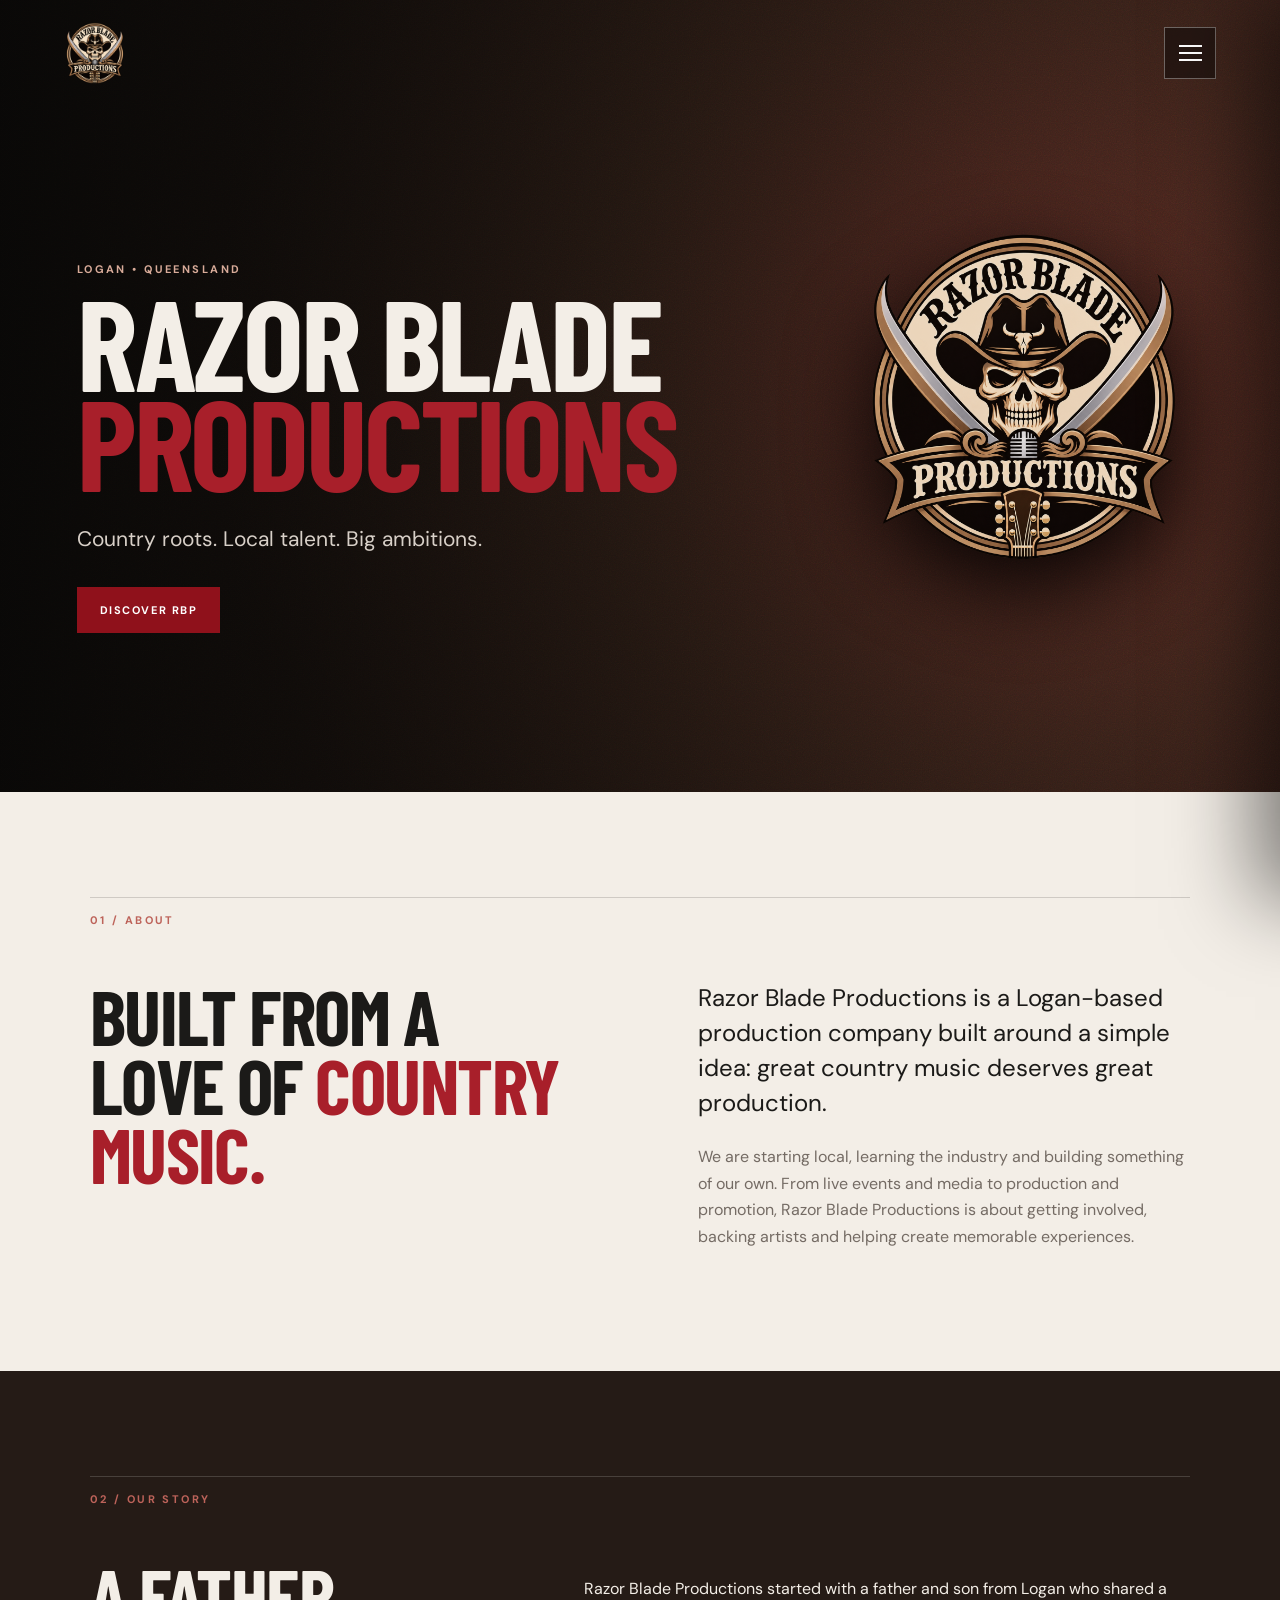
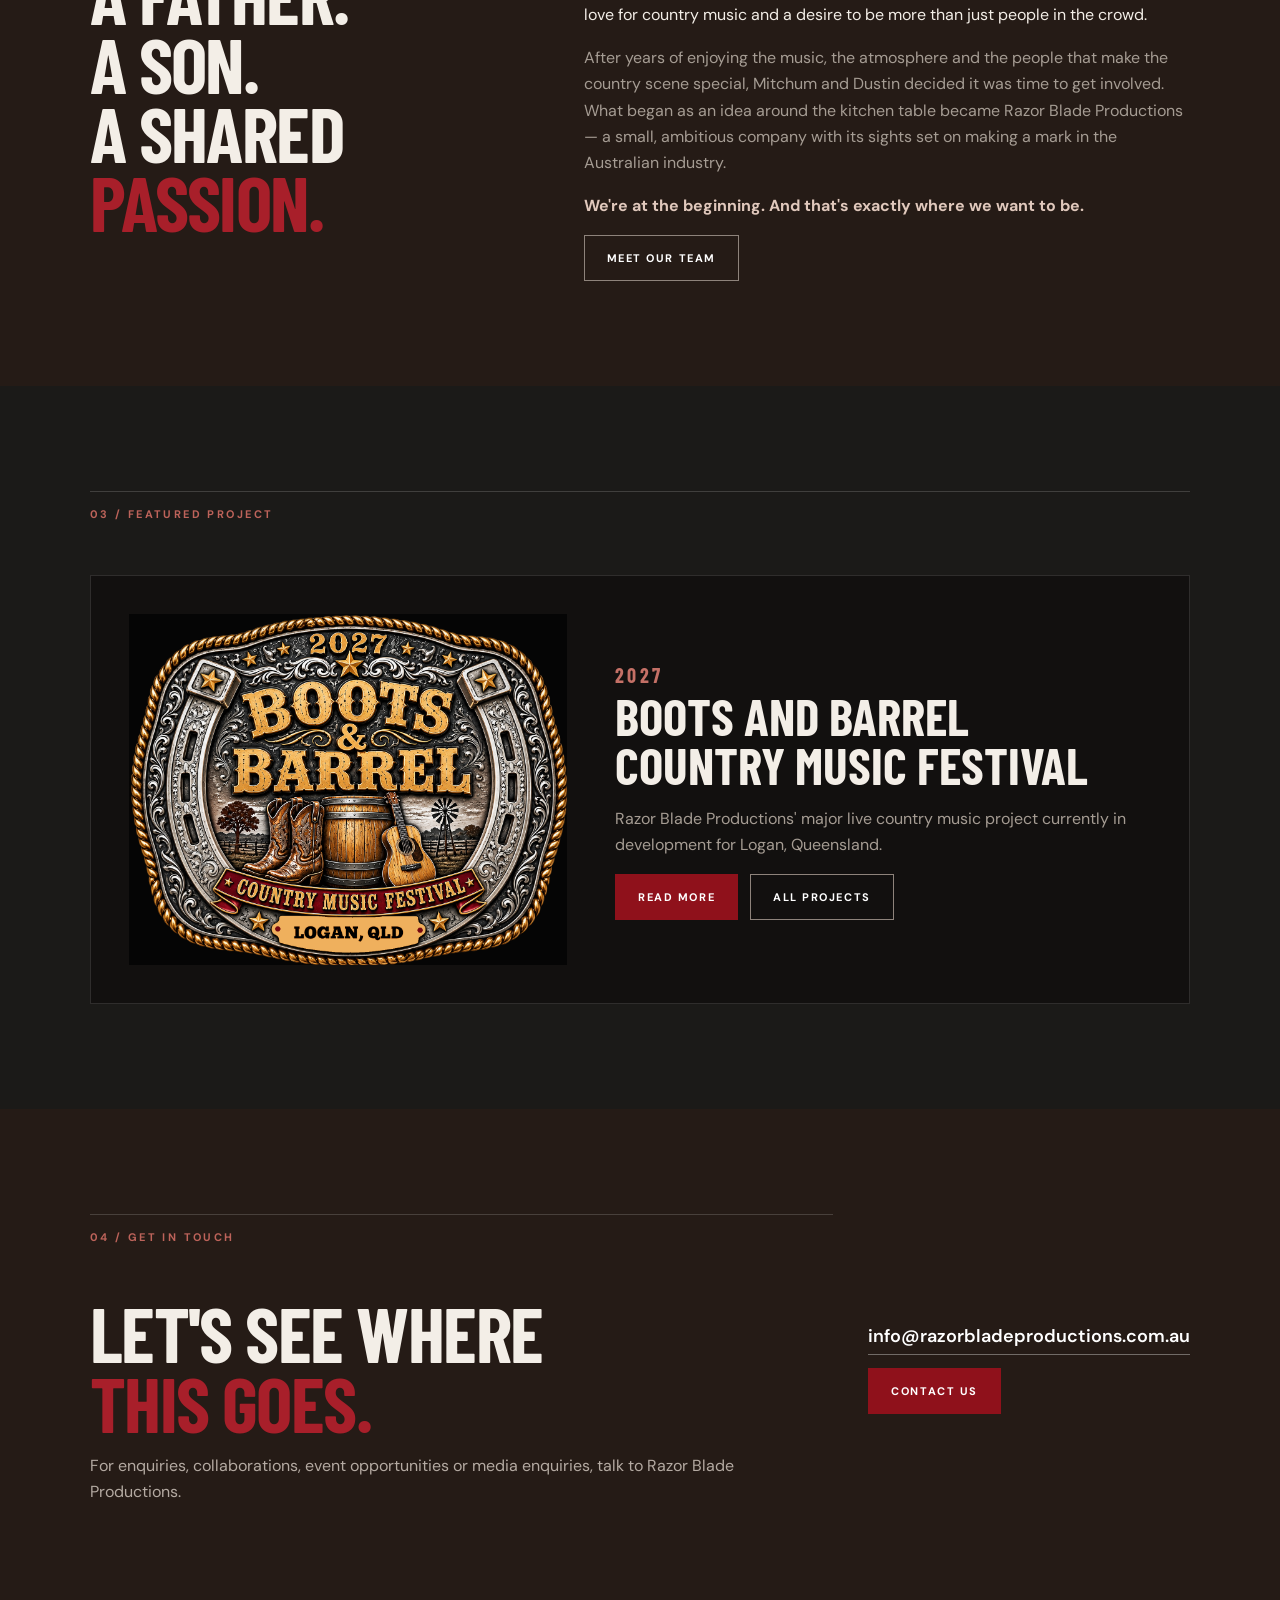
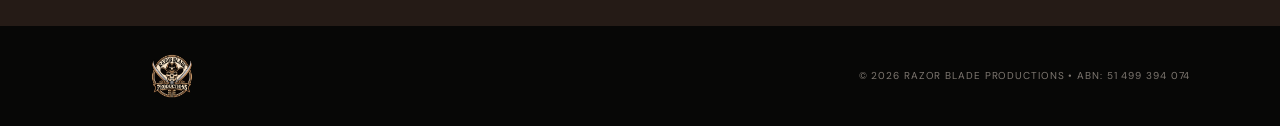
<file: index.html>
<!doctype html>
<html lang="en">
<head>
<meta charset="utf-8">
<meta name="viewport" content="width=device-width,initial-scale=1">
<meta name="description" content="Razor Blade Productions — Logan, Queensland production company creating live country music and entertainment experiences.">
<title>Razor Blade Productions | Logan, Queensland</title>
<link rel="stylesheet" href="styles.css">
<script src="script.js" defer>
</script>
</head>
<body>
<header class="site-header">
<a href="index.html" aria-label="Razor Blade Productions home">
<img src="./images/razor-blade-logo.png" class="brand-logo" alt="Razor Blade Productions">
</a>
<button class="menu-toggle" aria-label="Open menu" aria-expanded="false">
<span>
</span>
<span>
</span>
<span>
</span>
</button>
</header>
<div class="menu-overlay">
</div>
<aside class="site-menu" aria-hidden="true">
<nav>
<a href="index.html#about">About</a>
<a href="team.html">Our Team</a>
<a href="projects.html">Our Projects</a>
<a href="gallery.html">Gallery</a>
<a href="contact.html">Contact Us</a>
</nav>
<div class="menu-small">Logan • Queensland • Australia</div>
</aside>
<main>
<section class="hero">
<img src="./images/razor-blade-logo.png" class="hero-logo" alt="Razor Blade Productions badge">
<div class="hero-content">
<p class="eyebrow">Logan • Queensland</p>
<h1>Razor Blade<br>
<span>Productions</span>
</h1>
<p class="hero-copy">Country roots. Local talent. Big ambitions.</p>
<a class="button" href="#about">Discover RBP</a>
</div>
</section>
<section class="section light" id="about">
<div class="section-inner">
<div class="section-label">01 / About</div>
<div class="two-col">
<h2>Built from a love of <em>country music.</em>
</h2>
<div>
<p class="lead">Razor Blade Productions is a Logan-based production company built around a simple idea: great country music deserves great production.</p>
<p class="muted">We are starting local, learning the industry and building something of our own. From live events and media to production and promotion, Razor Blade Productions is about getting involved, backing artists and helping create memorable experiences.</p>
</div>
</div>
</div>
</section>
<section class="section brown-section">
<div class="section-inner">
<div class="section-label">02 / Our Story</div>
<div class="story-card">
<h2>A father. <br> A son. <br>A shared <em>passion.</em>
</h2>
<div>
<p>Razor Blade Productions started with a father and son from Logan who shared a love for country music and a desire to be more than just people in the crowd.</p>
<p class="muted">After years of enjoying the music, the atmosphere and the people that make the country scene special, Mitchum and Dustin decided it was time to get involved. What began as an idea around the kitchen table became Razor Blade Productions — a small, ambitious company with its sights set on making a mark in the Australian industry.</p>
<p class="closing-line">We're at the beginning. And that's exactly where we want to be.</p>
<a class="button button-outline" href="team.html">Meet Our Team</a>
</div>
</div>
</div>
</section>
<section class="section charcoal-section">
<div class="section-inner">
<div class="section-label">03 / Featured Project</div>
<div class="home-project">
<div class="home-project-image">
<img src="./images/festival-logo.png" alt="Boots and Barrel Country Music Festival">
</div>
<div>
<div class="year-kicker">2027</div>
<h3>Boots and Barrel<br>Country Music Festival</h3>
<p class="muted">Razor Blade Productions' major live country music project currently in development for Logan, Queensland.</p>
<div class="button-row">
<a class="button" href="boots-and-barrel.html">Read More</a>
<a class="button button-outline" href="projects.html">All Projects</a>
</div>
</div>
</div>
</div>
</section>
<section class="section brown-section">
<div class="section-inner callout">
<div>
<div class="section-label">04 / Get In Touch</div>
<h2>Let's see where<br>
<em>this goes.</em>
</h2>
<p>For enquiries, collaborations, event opportunities or media enquiries, talk to Razor Blade Productions.</p>
</div>
<div class="callout-action">
<a class="callout-email" href="mailto:info@razorbladeproductions.com.au">info@razorbladeproductions.com.au</a>
<a class="button" href="contact.html">Contact Us</a>
</div>
</div>
</section>
</main>
<footer>
<div class="footer-inner">
<img src="./images/razor-blade-logo.png" class="footer-logo" alt="Razor Blade Productions">
<div>© 2026 Razor Blade Productions • ABN: 51 499 394 074</div>
</div>
</footer>
</body>
</html>
</file>
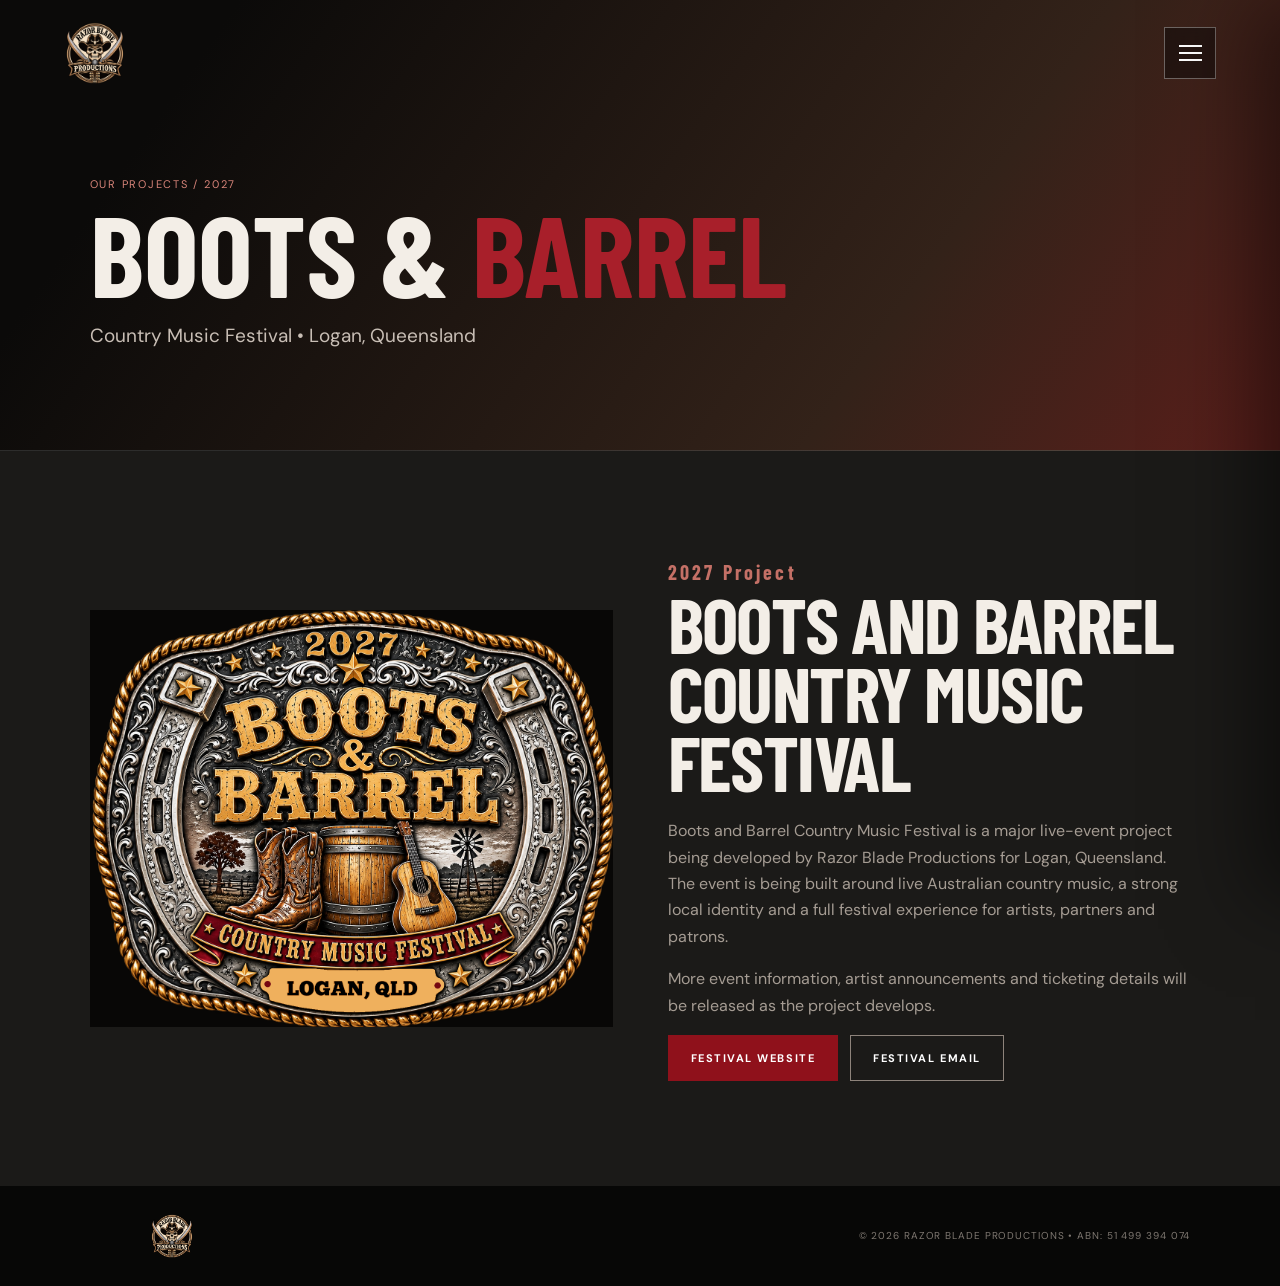
<file: boots-and-barrel.html>
<!doctype html>
<html lang="en">
<head>
<meta charset="utf-8">
<meta name="viewport" content="width=device-width,initial-scale=1">
<title>Boots and Barrel Country Music Festival | Razor Blade Productions</title>
<link rel="stylesheet" href="styles.css">
<script src="script.js" defer>
</script>
</head>
<body>
<header class="site-header">
<a href="index.html">
<img src="images/razor-blade-logo.png" class="brand-logo" alt="Razor Blade Productions">
</a>
<button class="menu-toggle" aria-label="Open menu" aria-expanded="false">
<span>
</span>
<span>
</span>
<span>
</span>
</button>
</header>
<div class="menu-overlay">
</div>
<aside class="site-menu" aria-hidden="true">
<nav>
<a href="index.html#about">About</a>
<a href="team.html">Our Team</a>
<a href="projects.html">Our Projects</a>
<a href="gallery.html">Gallery</a>
<a href="contact.html">Contact Us</a>
</nav>
</aside>
<main>
<section class="page-hero">
<div class="page-hero-inner">
<div class="breadcrumbs">Our Projects / 2027</div>
<h1>Boots &amp; <em>Barrel</em>
</h1>
<p>Country Music Festival • Logan, Queensland</p>
</div>
</section>
<section class="section charcoal-section">
<div class="section-inner project-detail">
<div>
<img src="images/festival-logo.png" alt="Boots and Barrel Country Music Festival">
</div>
<div>
<div class="year-kicker">2027 Project</div>
<h2>Boots and Barrel Country Music Festival</h2>
<p class="muted">Boots and Barrel Country Music Festival is a major live-event project being developed by Razor Blade Productions for Logan, Queensland. The event is being built around live Australian country music, a strong local identity and a full festival experience for artists, partners and patrons.</p>
<p class="muted">More event information, artist announcements and ticketing details will be released as the project develops.</p>
<div class="button-row">
<a class="button" href="https://bootsandbarrelcmf.com">Festival Website</a>
<a class="button button-outline" href="mailto:info@bootsandbarrelcmf.com">Festival Email</a>
</div>
</div>
</div>
</section>
</main>
<footer>
<div class="footer-inner">
<img src="images/razor-blade-logo.png" class="footer-logo" alt="Razor Blade Productions">
<div>© 2026 Razor Blade Productions • ABN: 51 499 394 074</div>
</div>
</footer>
</body>
</html>
</file>
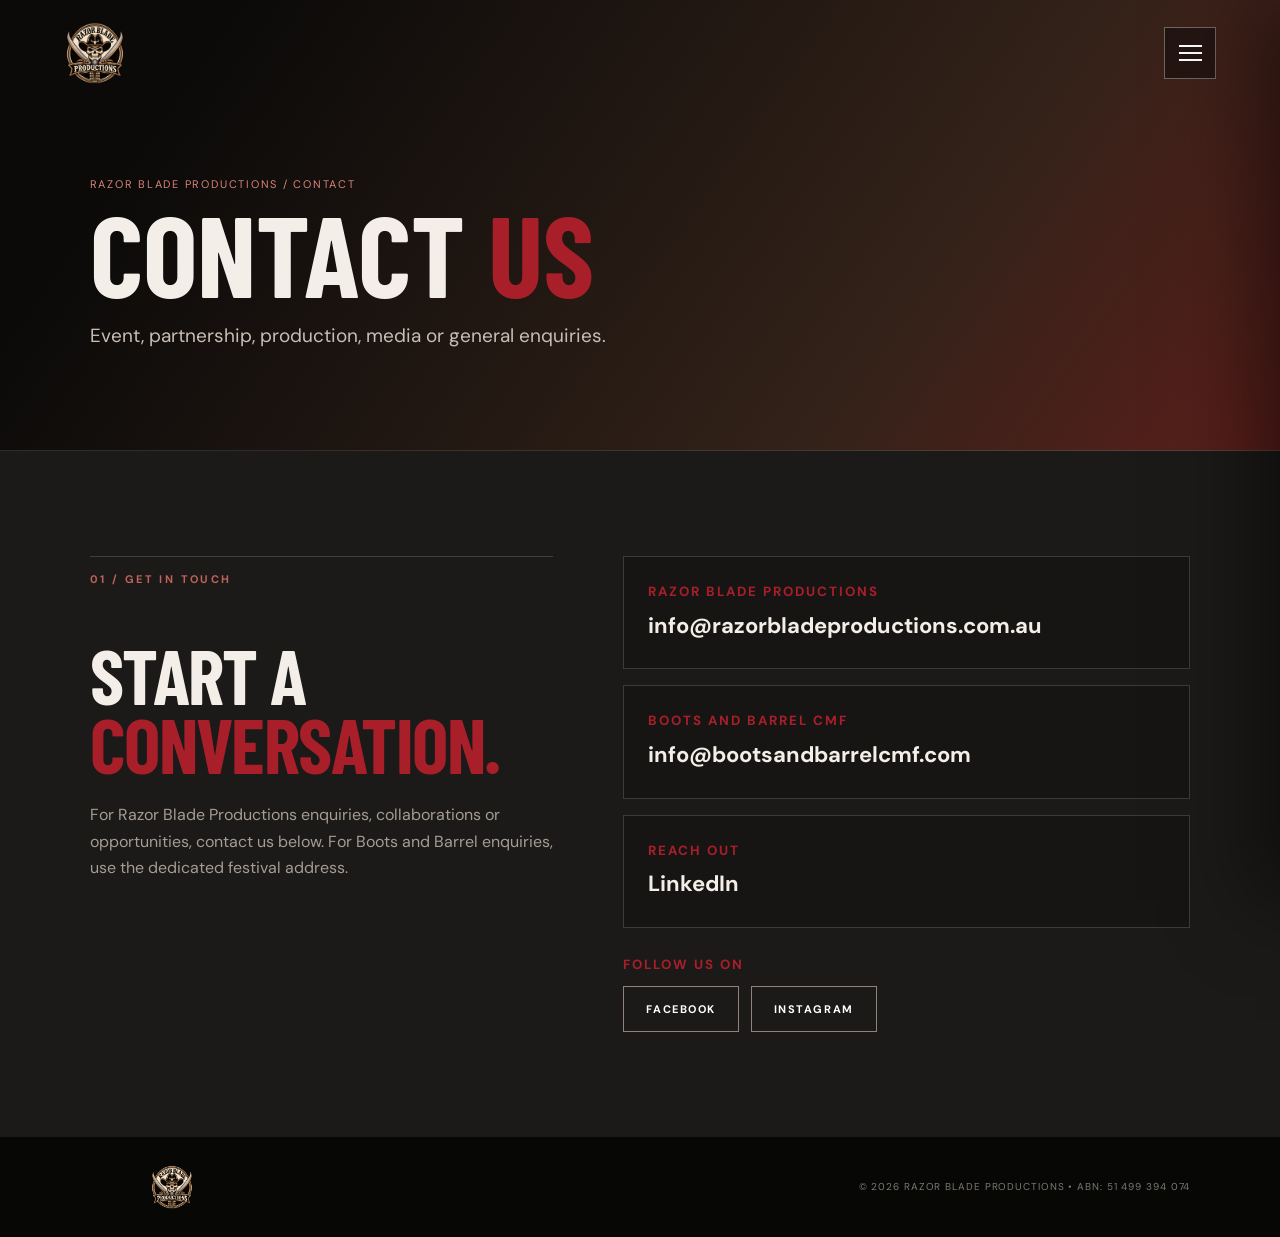
<file: contact.html>
<!doctype html>
<html lang="en">
<head>
<meta charset="utf-8">
<meta name="viewport" content="width=device-width,initial-scale=1">
<title>Contact Us | Razor Blade Productions</title>
<link rel="stylesheet" href="styles.css">
<script src="script.js" defer>
</script>
</head>
<body>
<header class="site-header">
<a href="index.html">
<img src="images/razor-blade-logo.png" class="brand-logo" alt="Razor Blade Productions">
</a>
<button class="menu-toggle" aria-label="Open menu" aria-expanded="false">
<span>
</span>
<span>
</span>
<span>
</span>
</button>
</header>
<div class="menu-overlay">
</div>
<aside class="site-menu" aria-hidden="true">
<nav>
<a href="index.html#about">About</a>
<a href="team.html">Our Team</a>
<a href="projects.html">Our Projects</a>
<a href="gallery.html">Gallery</a>
<a href="contact.html">Contact Us</a>
</nav>
</aside>
<main>
<section class="page-hero">
<div class="page-hero-inner">
<div class="breadcrumbs">Razor Blade Productions / Contact</div>
<h1>Contact <em>Us</em>
</h1>
<p>Event, partnership, production, media or general enquiries.</p>
</div>
</section>
<section class="section charcoal-section">
<div class="section-inner contact-grid">
<div>
<div class="section-label">01 / Get In Touch</div>
<h2>Start a <em>conversation.</em>
</h2>
<p class="muted">For Razor Blade Productions enquiries, collaborations or opportunities, contact us below. For Boots and Barrel enquiries, use the dedicated festival address.</p>
</div>
<div class="contact-options">
<a class="contact-option" href="mailto:info@razorbladeproductions.com.au">
<small>Razor Blade Productions</small>
<strong>info@razorbladeproductions.com.au</strong>
</a>
<a class="contact-option" href="mailto:info@bootsandbarrelcmf.com">
<small>Boots and Barrel CMF</small>
<strong>info@bootsandbarrelcmf.com</strong>
</a>
<a class="contact-option" href="https://www.linkedin.com/company/razor-blade-productions/" target="_blank" rel="noopener noreferrer">
<small>Reach Out</small>
<strong>LinkedIn</strong>
</a>
<div class="social-follow">
<small>Follow Us On</small>
<div class="social-row">
<a class="button button-outline" href="https://www.facebook.com/profile.php?id=61593640169935" target="_blank" rel="noopener noreferrer">Facebook</a>
<a class="button button-outline" href="https://www.instagram.com/razorblade_productions/" target="_blank" rel="noopener noreferrer">Instagram</a>
</div>
</div>
</div>
</div>
</section>
</main>
<footer>
<div class="footer-inner">
<img src="images/razor-blade-logo.png" class="footer-logo" alt="Razor Blade Productions">
<div>© 2026 Razor Blade Productions • ABN: 51 499 394 074</div>
</div>
</footer>
</body>
</html>
</file>
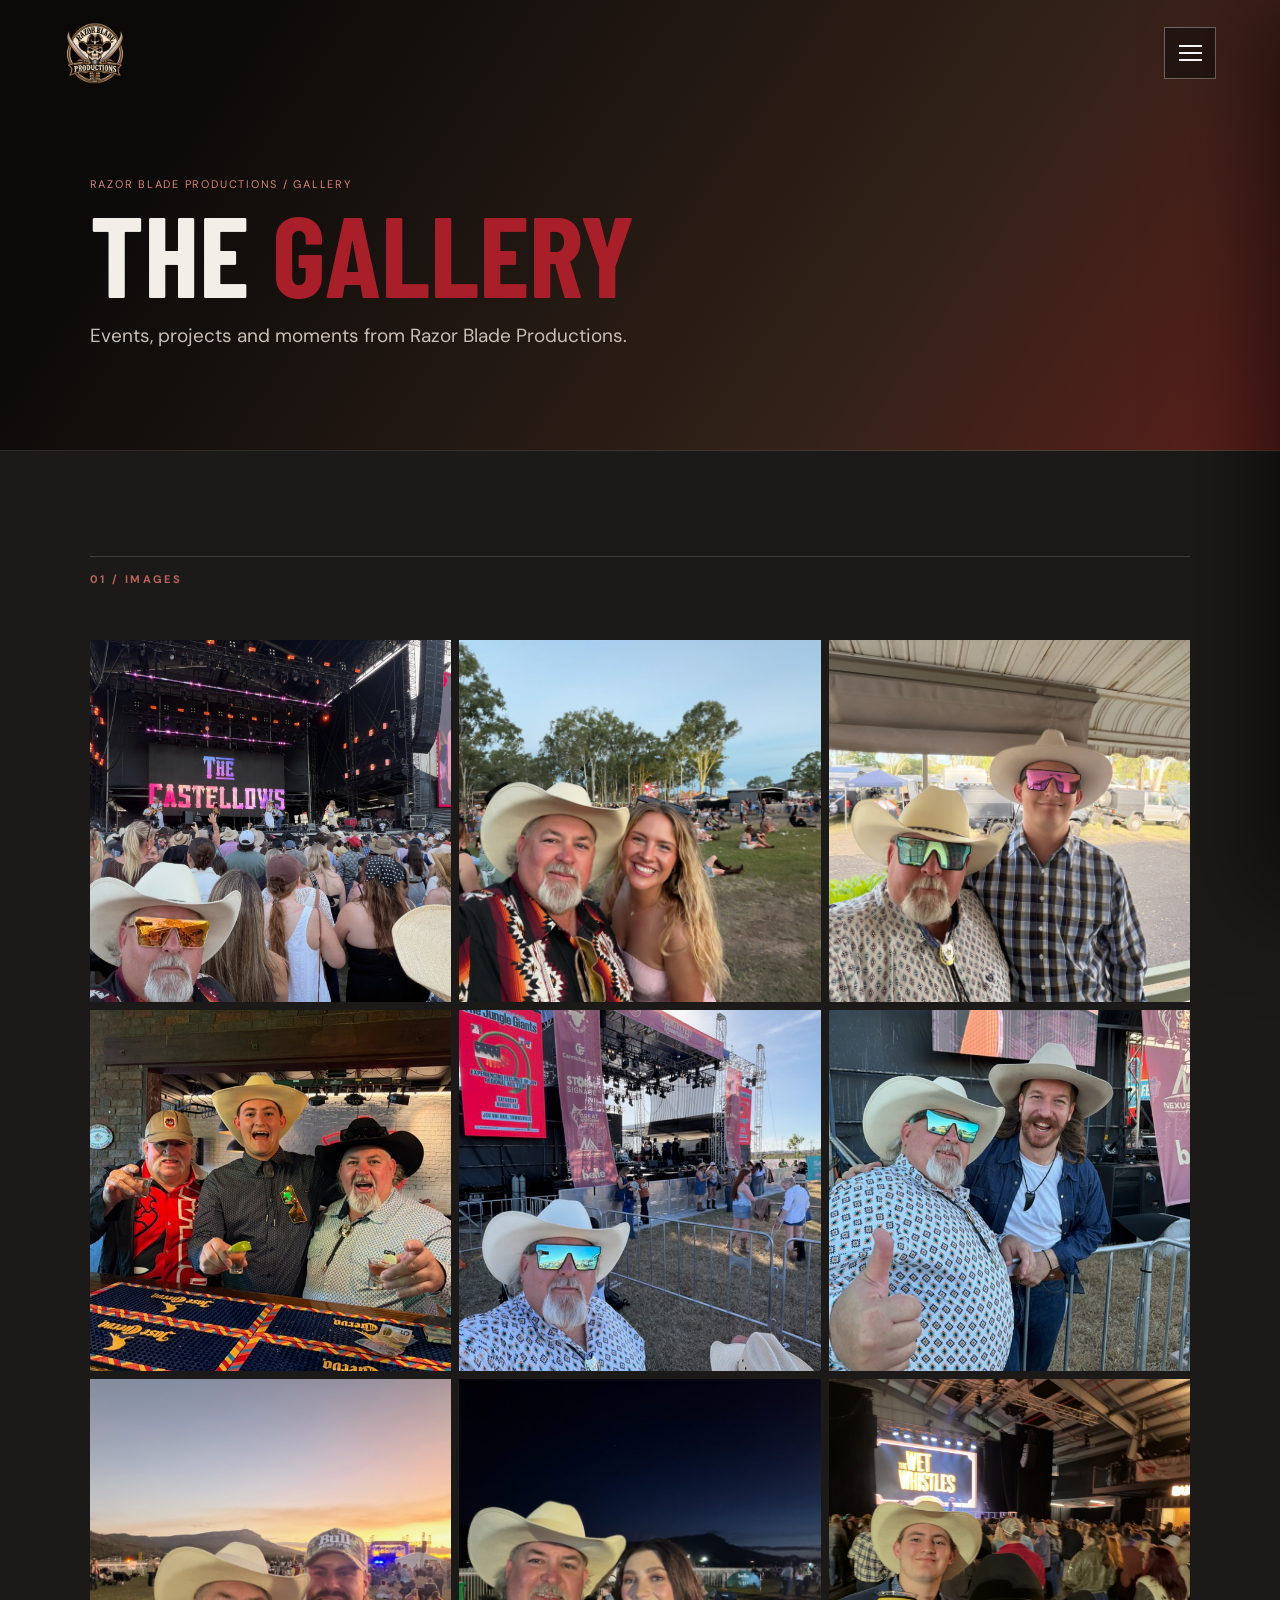
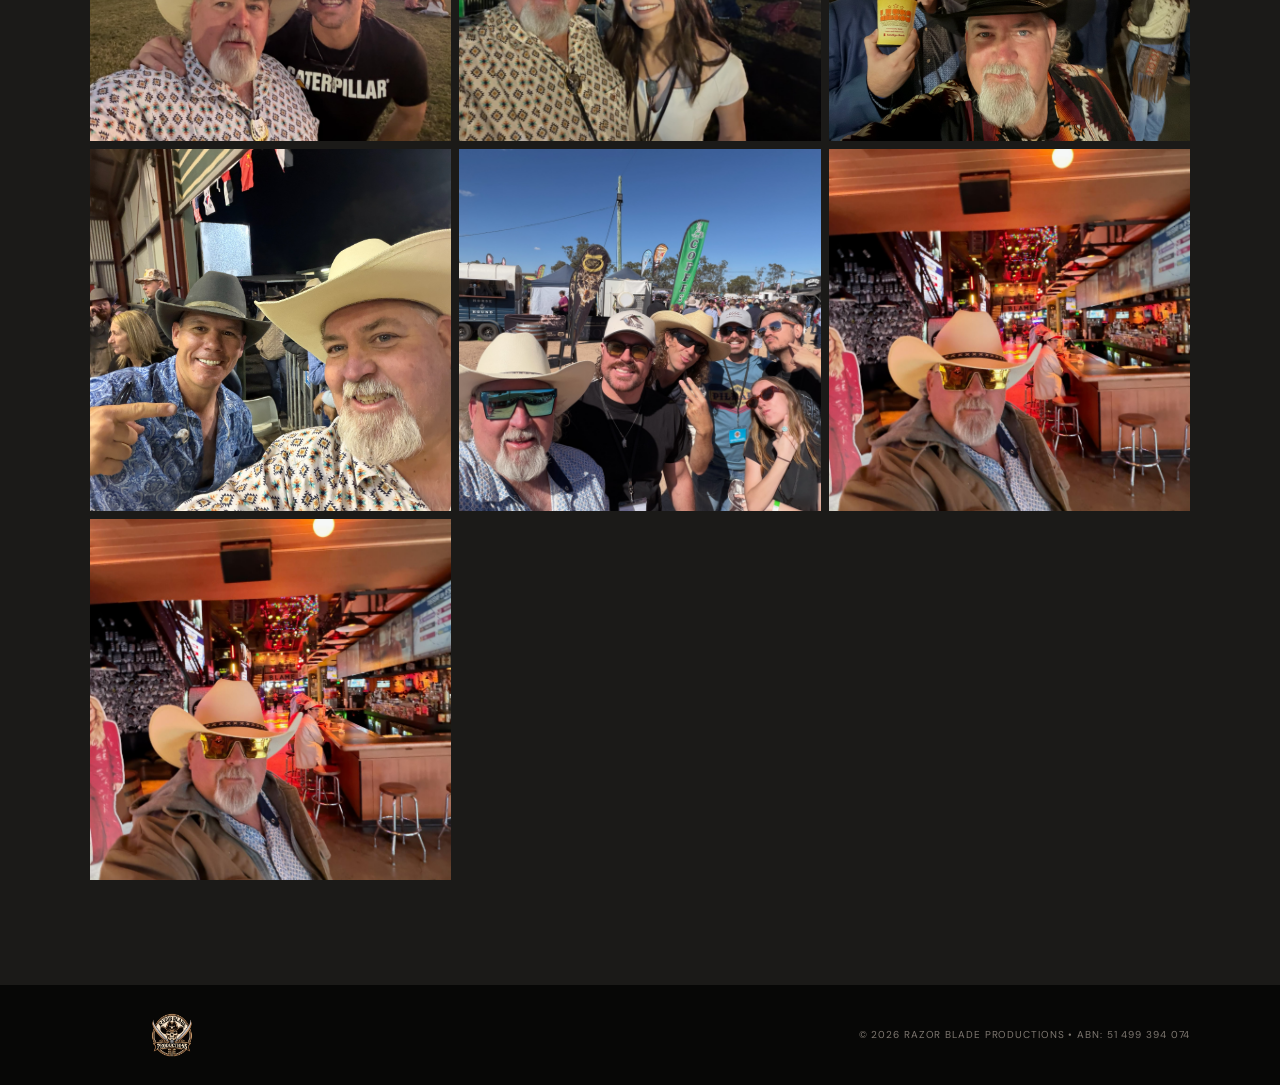
<file: gallery.html>
<!doctype html>
<html lang="en">
<head>
<meta charset="utf-8">
<meta name="viewport" content="width=device-width,initial-scale=1">
<title>Gallery | Razor Blade Productions</title>
<link rel="stylesheet" href="styles.css">
<script src="script.js" defer>
</script>
</head>
<body>
<header class="site-header">
<a href="index.html">
<img src="images/razor-blade-logo.png" class="brand-logo" alt="Razor Blade Productions">
</a>
<button class="menu-toggle" aria-label="Open menu" aria-expanded="false">
<span>
</span>
<span>
</span>
<span>
</span>
</button>
</header>
<div class="menu-overlay">
</div>
<aside class="site-menu" aria-hidden="true">
<nav>
<a href="index.html#about">About</a>
<a href="team.html">Our Team</a>
<a href="projects.html">Our Projects</a>
<a href="gallery.html">Gallery</a>
<a href="contact.html">Contact Us</a>
</nav>
</aside>
<main>
<section class="page-hero">
<div class="page-hero-inner">
<div class="breadcrumbs">Razor Blade Productions / Gallery</div>
<h1>The <em>Gallery</em>
</h1>
<p>Events, projects and moments from Razor Blade Productions.</p>
</div>
</section>
<section class="section charcoal-section">
<div class="section-inner">
<div class="section-label">01 / Images</div>
<div class="gallery-grid" data-gallery data-next-image="12">
<figure class="gallery-item">
<img src="./images/gallery/1.jpg" alt="Razor Blade Productions gallery photo 1" loading="lazy">
</figure>
<figure class="gallery-item">
<img src="./images/gallery/2.jpg" alt="Razor Blade Productions gallery photo 2" loading="lazy">
</figure>
<figure class="gallery-item">
<img src="./images/gallery/3.jpg" alt="Razor Blade Productions gallery photo 3" loading="lazy">
</figure>
<figure class="gallery-item">
<img src="./images/gallery/4.jpg" alt="Razor Blade Productions gallery photo 4" loading="lazy">
</figure>
<figure class="gallery-item">
<img src="./images/gallery/5.jpg" alt="Razor Blade Productions gallery photo 5" loading="lazy">
</figure>
<figure class="gallery-item">
<img src="./images/gallery/6.jpg" alt="Razor Blade Productions gallery photo 6" loading="lazy">
</figure>
<figure class="gallery-item">
<img src="./images/gallery/7.jpg" alt="Razor Blade Productions gallery photo 7" loading="lazy">
</figure>
<figure class="gallery-item">
<img src="./images/gallery/8.jpg" alt="Razor Blade Productions gallery photo 8" loading="lazy">
</figure>
<figure class="gallery-item">
<img src="./images/gallery/9.jpg" alt="Razor Blade Productions gallery photo 9" loading="lazy">
</figure>
<figure class="gallery-item">
<img src="./images/gallery/10.jpg" alt="Razor Blade Productions gallery photo 10" loading="lazy">
</figure>
<figure class="gallery-item">
<img src="./images/gallery/11.jpg" alt="Razor Blade Productions gallery photo 11" loading="lazy">
</figure>
<figure class="gallery-item">
<img src="./images/gallery/12.jpg" alt="Razor Blade Productions gallery photo 12" loading="lazy">
</figure>
</div>
</div>
</section>
</main>
<footer>
<div class="footer-inner">
<img src="images/razor-blade-logo.png" class="footer-logo" alt="Razor Blade Productions">
<div>© 2026 Razor Blade Productions • ABN: 51 499 394 074</div>
</div>
</footer>
</body>
</html>
</file>
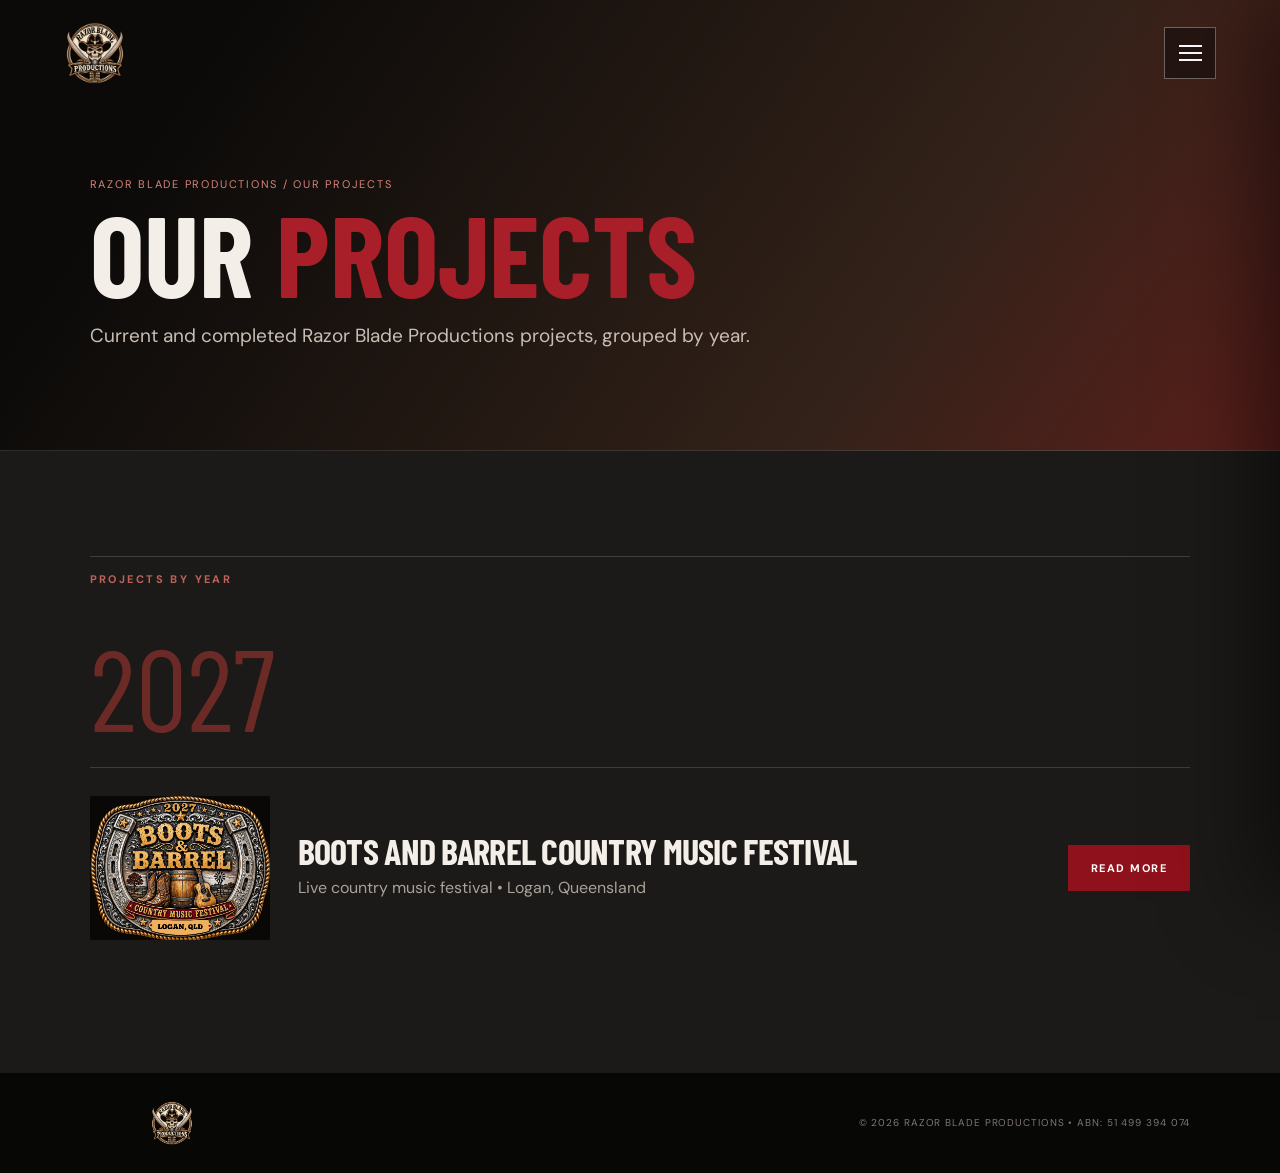
<file: projects.html>
<!doctype html>
<html lang="en">
<head>
<meta charset="utf-8">
<meta name="viewport" content="width=device-width,initial-scale=1">
<title>Our Projects | Razor Blade Productions</title>
<link rel="stylesheet" href="styles.css">
<script src="script.js" defer>
</script>
</head>
<body>
<header class="site-header">
<a href="index.html">
<img src="images/razor-blade-logo.png" class="brand-logo" alt="Razor Blade Productions">
</a>
<button class="menu-toggle" aria-label="Open menu" aria-expanded="false">
<span>
</span>
<span>
</span>
<span>
</span>
</button>
</header>
<div class="menu-overlay">
</div>
<aside class="site-menu" aria-hidden="true">
<nav>
<a href="index.html#about">About</a>
<a href="team.html">Our Team</a>
<a href="projects.html">Our Projects</a>
<a href="gallery.html">Gallery</a>
<a href="contact.html">Contact Us</a>
</nav>
</aside>
<main>
<section class="page-hero">
<div class="page-hero-inner">
<div class="breadcrumbs">Razor Blade Productions / Our Projects</div>
<h1>Our <em>Projects</em>
</h1>
<p>Current and completed Razor Blade Productions projects, grouped by year.</p>
</div>
</section>
<section class="section charcoal-section">
<div class="section-inner">
<div class="section-label">Projects by Year</div>
<div class="project-year">2027</div>
<article class="project-list-card">
<img src="images/festival-logo.png" alt="Boots and Barrel Country Music Festival">
<div>
<h2>Boots and Barrel Country Music Festival</h2>
<p>Live country music festival • Logan, Queensland</p>
</div>
<a class="button" href="boots-and-barrel.html">Read More</a>
</article>
</div>
</section>
</main>
<footer>
<div class="footer-inner">
<img src="images/razor-blade-logo.png" class="footer-logo" alt="Razor Blade Productions">
<div>© 2026 Razor Blade Productions • ABN: 51 499 394 074</div>
</div>
</footer>
</body>
</html>
</file>
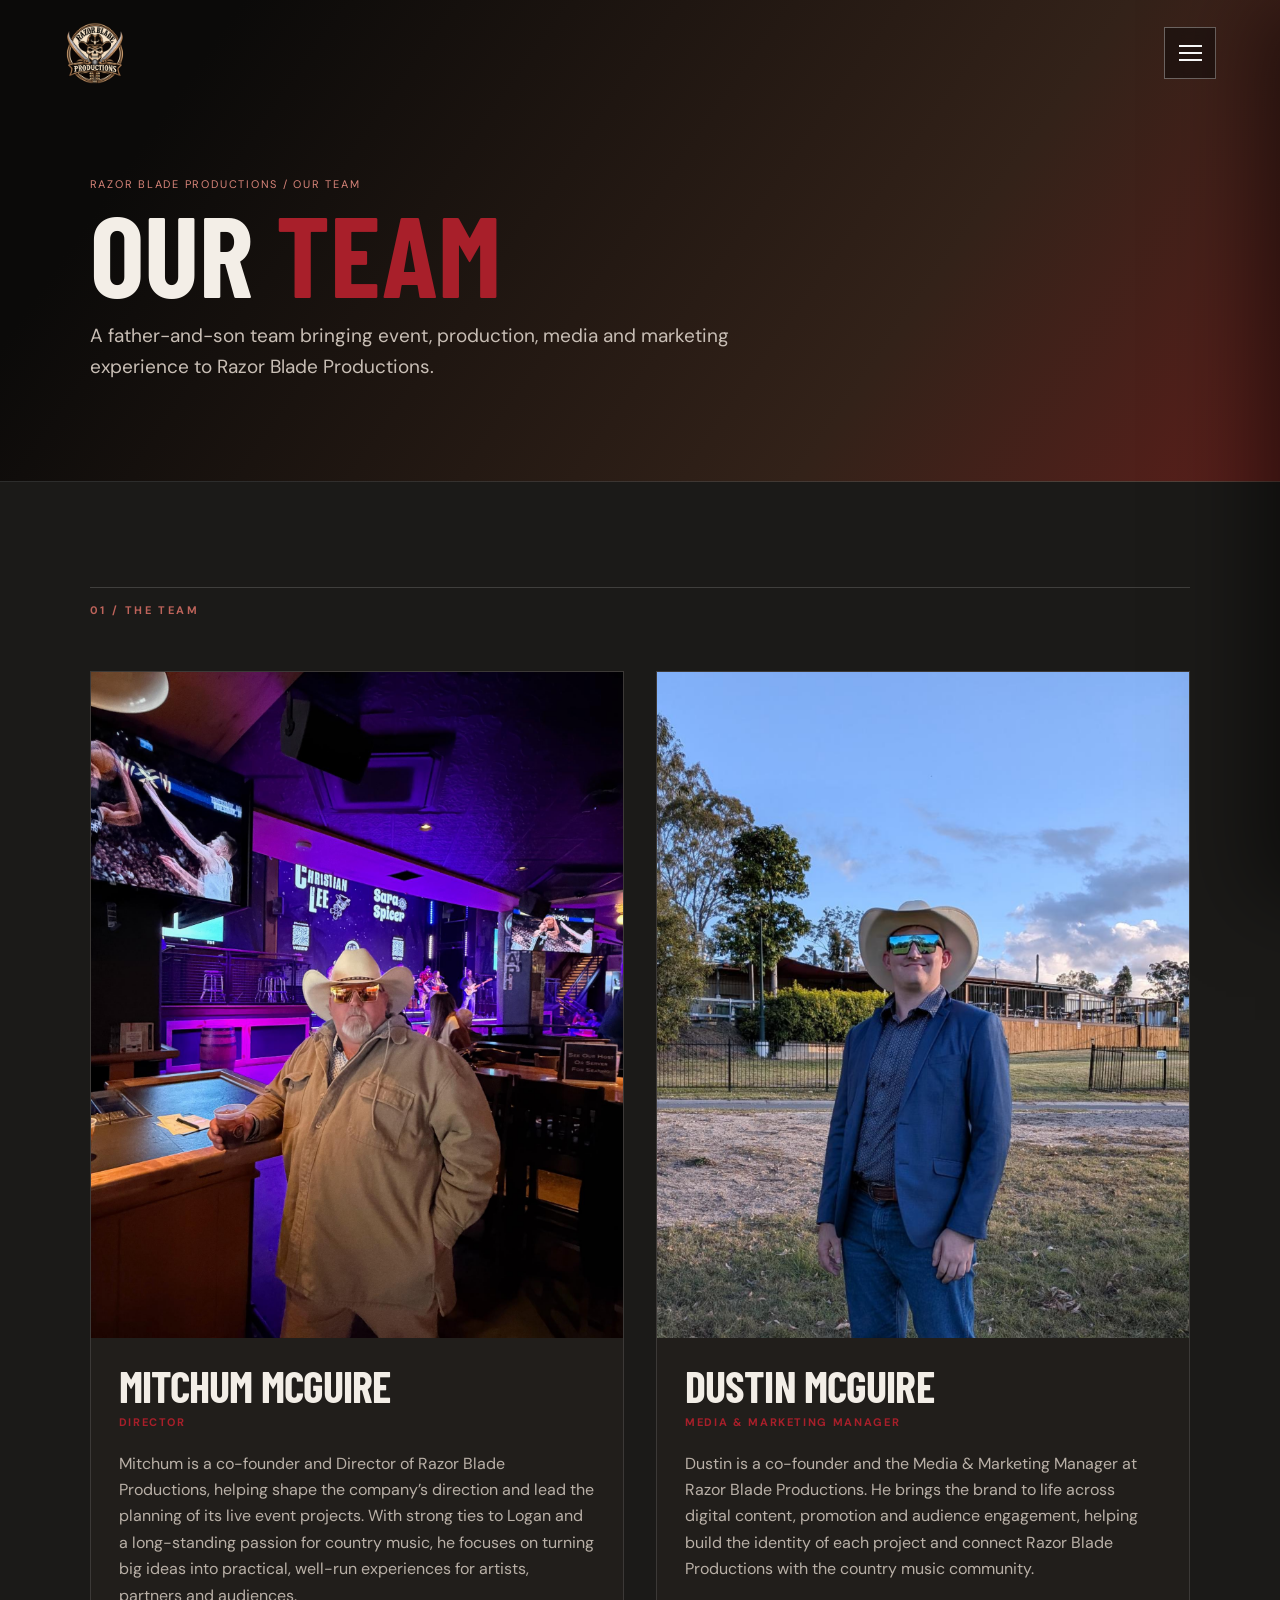
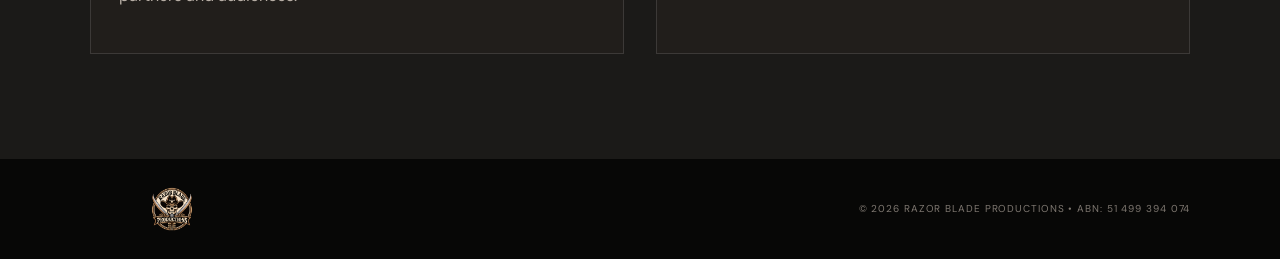
<file: team.html>
<!doctype html>
<html lang="en">
<head>
<meta charset="utf-8">
<meta name="viewport" content="width=device-width,initial-scale=1">
<title>Our Team | Razor Blade Productions</title>
<link rel="stylesheet" href="styles.css">
<script src="script.js" defer>
</script>
</head>
<body>
<header class="site-header">
<a href="index.html">
<img src="images/razor-blade-logo.png" class="brand-logo" alt="Razor Blade Productions">
</a>
<button class="menu-toggle" aria-label="Open menu" aria-expanded="false">
<span>
</span>
<span>
</span>
<span>
</span>
</button>
</header>
<div class="menu-overlay">
</div>
<aside class="site-menu" aria-hidden="true">
<nav>
<a href="index.html#about">About</a>
<a href="team.html">Our Team</a>
<a href="projects.html">Our Projects</a>
<a href="gallery.html">Gallery</a>
<a href="contact.html">Contact Us</a>
</nav>
</aside>
<main>
<section class="page-hero">
<div class="page-hero-inner">
<div class="breadcrumbs">Razor Blade Productions / Our Team</div>
<h1>Our <em>Team</em>
</h1>
<p>A father-and-son team bringing event, production, media and marketing experience to Razor Blade Productions.</p>
</div>
</section>
<section class="section charcoal-section">
<div class="section-inner">
<div class="section-label">01 / The Team</div>
<div class="team-grid">
<article class="person-card">
<div class="portrait">
<img src="images/mitchum-mcguire.png" alt="Mitchum McGuire">
</div>
<div class="person-copy">
<h2>Mitchum McGuire</h2>
<div class="role">Director</div>
<p class="bio">Mitchum is a co-founder and Director of Razor Blade Productions, helping shape the company’s direction and lead the planning of its live event projects. With strong ties to Logan and a long-standing passion for country music, he focuses on turning big ideas into practical, well-run experiences for artists, partners and audiences.</p>
</div>
</article>
<article class="person-card">
<div class="portrait">
<img src="images/dustin-mcguire.png" alt="Dustin McGuire">
</div>
<div class="person-copy">
<h2>Dustin McGuire</h2>
<div class="role">Media &amp; Marketing Manager</div>
<p class="bio">Dustin is a co-founder and the Media &amp; Marketing Manager at Razor Blade Productions. He brings the brand to life across digital content, promotion and audience engagement, helping build the identity of each project and connect Razor Blade Productions with the country music community.</p>
</div>
</article>
</div>
</div>
</section>
</main>
<footer>
<div class="footer-inner">
<img src="images/razor-blade-logo.png" class="footer-logo" alt="Razor Blade Productions">
<div>© 2026 Razor Blade Productions • ABN: 51 499 394 074</div>
</div>
</footer>
</body>
</html>
</file>
<file: styles.css>
@import url('https://fonts.googleapis.com/css2?family=Barlow+Condensed:wght@500;600;700;800&family=DM+Sans:wght@400;500;600;700&display=swap');
:root {
  --black:#0b0a09;
  --charcoal:#1b1a18;
  --charcoal-2:#262320;
  --brown:#3b281d;
  --brown-light:#6a4937;
  --red:#650b12;
  --red-bright:#8f111b;
  --cream:#e8dfd2;
  --paper:#f3eee7;
  --muted:#a89f95;
  --line:rgba(255,255,255,.14);
  --max:1180px
}
* {
  box-sizing:border-box
}
html {
  scroll-behavior:smooth
}
body {
  margin:0;
  background:var(--black);
  color:var(--paper);
  font-family:"DM Sans",Arial,sans-serif;
  line-height:1.65;
  overflow-x:hidden
}
body.menu-open {
  overflow:hidden
}
a {
  color:inherit;
  text-decoration:none
}
img {
  max-width:100%
}
.site-header {
  position:absolute;
  inset:0 0 auto;
  z-index:50;
  display:flex;
  align-items:center;
  justify-content:space-between;
  padding:22px clamp(20px,5vw,72px)
}
.brand-logo {
  display:block;
  width:190px;
  max-width:48vw;
  max-height:62px;
  object-fit:contain;
  object-position:left center
}
.menu-toggle {
  width:52px;
  height:52px;
  border:1px solid rgba(255,255,255,.34);
  background:rgba(11,10,9,.48);
  display:grid;
  place-content:center;
  gap:5px;
  cursor:pointer;
  backdrop-filter:blur(8px);
  z-index:60
}
.menu-toggle span {
  display:block;
  width:23px;
  height:2px;
  background:#fff;
  transition:.25s
}
.menu-open .menu-toggle span:nth-child(1) {
  transform:translateY(7px) rotate(45deg)
}
.menu-open .menu-toggle span:nth-child(2) {
  opacity:0
}
.menu-open .menu-toggle span:nth-child(3) {
  transform:translateY(-7px) rotate(-45deg)
}
.menu-overlay {
  position:fixed;
  inset:0;
  background:rgba(0,0,0,.62);
  opacity:0;
  pointer-events:none;
  transition:.25s;
  z-index:51
}
.menu-open .menu-overlay {
  opacity:1;
  pointer-events:auto
}
.site-menu {
  position:fixed;
  top:0;
  right:0;
  width:min(420px,88vw);
  height:100dvh;
  background:linear-gradient(160deg,#211b17,#0c0b0a 70%);
  padding:120px 42px 40px;
  transform:translateX(100%);
  transition:.3s ease;
  z-index:52;
  border-left:1px solid rgba(255,255,255,.12);
  box-shadow:-25px 0 80px rgba(0,0,0,.5)
}
.menu-open .site-menu {
  transform:none
}
.site-menu nav {
  display:flex;
  flex-direction:column
}
.site-menu a {
  font-family:"Barlow Condensed",sans-serif;
  text-transform:uppercase;
  font-size:34px;
  font-weight:700;
  letter-spacing:.025em;
  padding:13px 0;
  border-bottom:1px solid var(--line)
}
.site-menu a:hover {
  color:#d9a694
}
.menu-small {
  margin-top:30px;
  color:var(--muted);
  font-size:12px;
  letter-spacing:.12em;
  text-transform:uppercase
}
.hero {
  min-height:88vh;
  position:relative;
  display:flex;
  align-items:center;
  background:linear-gradient(90deg,rgba(8,7,6,.96),rgba(24,15,11,.7),rgba(70,25,20,.3)),radial-gradient(circle at 77% 48%,#71362d,#3a281e 36%,#11100e 72%);
  overflow:hidden
}
.hero:after {
  content:"";
  position:absolute;
  inset:0;
  opacity:.38;
  mix-blend-mode:overlay;
  background-image:url("data:image/svg+xml,%3Csvg xmlns='http://www.w3.org/2000/svg' width='180' height='180'%3E%3Cfilter id='n'%3E%3CfeTurbulence type='fractalNoise' baseFrequency='.85' numOctaves='2' stitchTiles='stitchTiles'/%3E%3C/filter%3E%3Crect width='100%25' height='100%25' filter='url(%23n)'/%3E%3C/svg%3E")
}
.hero-logo {
  position:absolute;
  right:7%;
  top:50%;
  transform:translateY(-50%);
  width:clamp(220px,26vw,420px);
  opacity:.92;
  filter:drop-shadow(0 30px 45px #000);
  z-index:1
}
.hero-content {
  position:relative;
  z-index:2;
  width:min(88%,var(--max));
  margin:90px auto 0
}
.eyebrow,.section-label {
  font-size:11px;
  font-weight:700;
  letter-spacing:.22em;
  text-transform:uppercase
}
.eyebrow {
  color:#d8ab99
}
.hero h1,.page-hero h1,h2,h3 {
  font-family:"Barlow Condensed",sans-serif;
  text-transform:uppercase
}
.hero h1 {
  font-size:clamp(64px,10vw,142px);
  line-height:.78;
  letter-spacing:-.025em;
  margin:14px 0 0;
  max-width:790px
}
.hero h1 span,em {
  font-style:normal;
  color:#a81f2a
}
.hero-copy {
  font-size:clamp(17px,2vw,21px);
  color:#d8d0c8;
  margin:30px 0
}
.button {
  display:inline-flex;
  align-items:center;
  justify-content:center;
  min-height:46px;
  padding:12px 22px;
  border:1px solid var(--red-bright);
  background:var(--red-bright);
  color:#fff;
  font-size:11px;
  font-weight:700;
  letter-spacing:.14em;
  text-transform:uppercase;
  transition:.2s
}
.button:hover {
  background:#650b12;
  border-color:#650b12;
  transform:translateY(-2px)
}
.button-outline {
  background:transparent;
  border-color:#8e837b
}
.button-outline:hover {
  background:#fff;
  color:#111;
  border-color:#fff
}
.button-row {
  display:flex;
  flex-wrap:wrap;
  gap:12px
}
.section {
  padding:105px clamp(22px,7vw,100px)
}
.section-inner {
  width:min(100%,var(--max));
  margin:auto
}
.section-label {
  color:#bd635a;
  border-top:1px solid rgba(255,255,255,.16);
  padding-top:13px;
  margin-bottom:52px
}
.light {
  background:var(--paper);
  color:var(--charcoal)
}
.light .section-label {
  border-color:rgba(20,18,16,.16)
}
.brown-section {
  background:#251b16
}
.charcoal-section {
  background:var(--charcoal)
}
h2 {
  font-size:clamp(48px,6vw,82px);
  line-height:.9;
  letter-spacing:-.02em;
  margin:0
}
.lead {
  font-size:clamp(19px,2.1vw,24px);
  line-height:1.45;
  margin-top:0
}
.muted {
  color:#a59c93
}
.light .muted {
  color:#746b64
}
.two-col {
  display:grid;
  grid-template-columns:1fr 1fr;
  gap:clamp(40px,9vw,120px)
}
.story-card {
  display:grid;
  grid-template-columns:.8fr 1.2fr;
  gap:clamp(35px,7vw,90px);
  align-items:start
}
.story-card h2 {
  margin-bottom:28px
}
.closing-line {
  font-weight:700;
  color:#e0c8bc
}
.home-project {
  display:grid;
  grid-template-columns:.9fr 1.1fr;
  gap:48px;
  align-items:center;
  background:#12100f;
  border:1px solid rgba(255,255,255,.12);
  padding:clamp(20px,3vw,38px)
}
.home-project-image {
  background:#050505;
  aspect-ratio:1402/1122;
  display:grid;
  place-items:center;
  overflow:hidden
}
.home-project-image img {
  width:100%;
  height:100%;
  object-fit:contain
}
.home-project h3 {
  font-size:clamp(34px,4vw,54px);
  line-height:.95;
  margin:0 0 12px
}
.year-kicker {
  font-family:"Barlow Condensed";
  font-size:20px;
  color:#c47066;
  letter-spacing:.16em;
  font-weight:700
}
.callout {
  display:grid;
  grid-template-columns:1fr auto;
  align-items:center;
  gap:35px
}
.callout p {
  max-width:720px;
  color:#b4aaa2
}
.page-hero {
  padding:175px clamp(22px,7vw,100px) 80px;
  background:linear-gradient(125deg,#0b0a09 15%,#332219 70%,#5c1f1b);
  border-bottom:1px solid rgba(255,255,255,.14)
}
.page-hero-inner {
  width:min(100%,var(--max));
  margin:auto
}
.page-hero h1 {
  font-size:clamp(62px,9vw,122px);
  line-height:.82;
  margin:12px 0 20px
}
.page-hero p {
  max-width:700px;
  color:#c8beb5;
  font-size:19px
}
.breadcrumbs {
  font-size:11px;
  letter-spacing:.16em;
  text-transform:uppercase;
  color:#d78479
}
.team-grid {
  display:grid;
  grid-template-columns:1fr 1fr;
  gap:32px
}
.person-card {
  background:#211e1b;
  border:1px solid rgba(255,255,255,.12);
  overflow:hidden
}
.portrait {
  aspect-ratio:4/5;
  background:#302a25;
  overflow:hidden
}
.portrait img {
  width:100%;
  height:100%;
  object-fit:cover;
  display:block
}
.person-copy {
  padding:28px
}
.person-copy h2 {
  font-size:44px
}
.role {
  color:#a81f2a;
  font-size:11px;
  font-weight:700;
  letter-spacing:.15em;
  text-transform:uppercase;
  margin:7px 0 20px
}
.bio {
  color:#b9b0a7
}
.project-year {
  font-family:"Barlow Condensed";
  font-size:clamp(70px,9vw,120px);
  line-height:.8;
  color:#6c2a26;
  margin:0 0 35px
}
.project-list-card {
  display:grid;
  grid-template-columns:180px 1fr auto;
  gap:28px;
  align-items:center;
  padding:28px 0;
  border-top:1px solid rgba(255,255,255,.15)
}
.project-list-card img {
  width:180px;
  aspect-ratio:1.25;
  object-fit:contain;
  background:#090807
}
.project-list-card h2 {
  font-size:36px
}
.project-list-card p {
  margin:8px 0 0;
  color:#aaa199
}
.project-detail {
  display:grid;
  grid-template-columns:1fr 1fr;
  gap:55px;
  align-items:center
}
.project-detail img {
  background:#080706
}
.project-detail h2 {
  margin-bottom:22px
}
.gallery-grid {
  display:grid;
  grid-template-columns:repeat(3,1fr);
  gap:8px
}
.gallery-item {
  margin:0;
  aspect-ratio:1/1;
  background:#1a1816;
  overflow:hidden
}
.gallery-item img {
  width:100%;
  height:100%;
  object-fit:cover;
  display:block;
  transition:.25s
}
.gallery-item:hover img {
  transform:scale(1.025)
}
.gallery-note {
  margin-top:28px;
  color:#9c938b;
  font-size:13px
}
.callout-action {
  display:flex;
  flex-direction:column;
  align-items:flex-start;
  gap:13px
}
.callout-email {
  color:#fff;
  font-size:clamp(14px,1.5vw,18px);
  font-weight:600;
  overflow-wrap:anywhere;
  border-bottom:1px solid rgba(255,255,255,.35);
  padding-bottom:3px
}
.callout-email:hover {
  color:var(--red-bright);
  border-color:var(--red-bright)
}
.contact-grid {
  display:grid;
  grid-template-columns:.9fr 1.1fr;
  gap:70px
}
.contact-grid h2 {
  margin-bottom:24px
}
.contact-options {
  display:grid;
  gap:16px
}
.contact-option {
  display:block;
  padding:24px;
  border:1px solid rgba(255,255,255,.16);
  background:#171513
}
.contact-option small {
  display:block;
  color:#a81f2a;
  text-transform:uppercase;
  letter-spacing:.15em;
  font-weight:700;
  margin-bottom:5px
}
.contact-option strong {
  font-size:clamp(16px,2vw,22px);
  overflow-wrap:anywhere
}
.social-row {
  display:flex;
  flex-wrap:wrap;
  gap:12px;
  margin-top:25px
}
footer {
  background:#070706;
  color:#7f7871;
  padding:28px clamp(22px,7vw,100px);
  font-size:10px;
  text-transform:uppercase;
  letter-spacing:.09em
}
.footer-inner {
  width:min(100%,var(--max));
  margin:auto;
  display:flex;
  justify-content:space-between;
  align-items:center;
  gap:25px
}
.footer-logo {
  width:165px;
  max-height:44px;
  object-fit:contain
}
@media(max-width:760px) {
  .site-header {
    padding:17px 18px
  }
  .brand-logo {
    width:155px
  }
  .menu-toggle {
    width:48px;
    height:48px
  }
  .site-menu {
    padding:100px 28px 30px
  }
  .site-menu a {
    font-size:30px
  }
  .hero {
    min-height:820px;
    padding-top:100px;
    align-items:flex-start
  }
  .hero-logo {
    position:relative;
    right:auto;
    top:auto;
    transform:none;
    width:150px;
    margin:35px auto 20px;
    display:block
  }
  .hero-content {
    margin:0 auto;
    text-align:center
  }
  .hero h1 {
    font-size:clamp(49px,15vw,78px);
    overflow-wrap:normal;
    word-break:normal
  }
  .hero-copy {
    margin:24px auto;
    max-width:310px
  }
  .section {
    padding:72px 22px
  }
  .section-label {
    margin-bottom:36px
  }
  h2 {
    font-size:clamp(43px,13vw,62px)
  }
  .two-col,.story-card,.home-project,.team-grid,.project-detail,.contact-grid {
    grid-template-columns:1fr;
    gap:30px
  }
  .story-card {
    gap:18px
  }
  .home-project {
    padding:18px
  }
  .home-project h3 {
    font-size:39px
  }
  .callout {
    grid-template-columns:1fr
  }
  .callout-action {
    align-items:flex-start
  }
  .project-list-card {
    grid-template-columns:88px 1fr;
    gap:18px
  }
  .project-list-card img {
    width:88px
  }
  .project-list-card .button {
    grid-column:1/-1
  }
  .project-list-card h2 {
    font-size:29px
  }
  .page-hero {
    padding:135px 22px 60px
  }
  .page-hero h1 {
    font-size:clamp(54px,16vw,82px)
  }
  .gallery-grid {
    gap:4px
  }
  .contact-option {
    padding:20px
  }
  .footer-inner {
    flex-direction:column;
    text-align:center
  }
  .footer-logo {
    margin:auto
  }
}
@media(max-width:410px) {
  .hero h1 {
    font-size:47px
  }
  .page-hero h1 {
    font-size:52px
  }
  .site-menu a {
    font-size:27px
  }
  .gallery-grid {
    gap:3px
  }
}

/* GitHub Pages + portrait mobile reliability fixes */
img {
  display: block;
}

@media (max-width: 760px) and (orientation: portrait) {
  .site-header {
    position: fixed;
    top: 0;
    left: 0;
    right: 0;
    z-index: 100;
    padding: 12px 14px;
    background: linear-gradient(180deg, rgba(11,10,9,.96), rgba(11,10,9,.72), transparent);
    pointer-events: none;
  }

  .site-header > a,
  .site-header .menu-toggle {
    pointer-events: auto;
  }

  .brand-logo {
    width: 128px;
    max-width: 44vw;
    max-height: 50px;
  }

  .menu-toggle {
    position: fixed;
    top: 12px;
    right: 14px;
    width: 48px;
    height: 48px;
    z-index: 120;
    background: rgba(11,10,9,.92);
  }

  .menu-overlay {
    z-index: 105;
  }

  .site-menu {
    top: 0;
    right: 0;
    width: 100vw;
    max-width: none;
    height: 100dvh;
    min-height: 100vh;
    padding: 86px 24px 32px;
    overflow-y: auto;
    overscroll-behavior: contain;
    z-index: 110;
    border-left: 0;
  }

  .site-menu nav {
    width: 100%;
  }

  .site-menu a {
    font-size: clamp(28px, 9vw, 38px);
    line-height: 1.05;
    padding: 14px 2px;
  }

  .hero {
    min-height: auto;
    padding: 96px 20px 62px;
    display: flex;
    flex-direction: column;
    align-items: center;
    justify-content: flex-start;
  }

  .hero-logo {
    position: relative;
    inset: auto;
    transform: none;
    width: min(42vw, 150px);
    margin: 12px auto 18px;
    flex: 0 0 auto;
  }

  .hero-content {
    width: 100%;
    max-width: 520px;
    margin: 0 auto;
    text-align: center;
  }

  .hero h1 {
    font-size: clamp(46px, 15vw, 70px);
    line-height: .82;
    max-width: 100%;
    margin-inline: auto;
  }

  .hero-copy {
    margin: 22px auto;
  }

  .page-hero {
    padding-top: 112px;
  }
}

@media (max-width: 390px) and (orientation: portrait) {
  .site-menu {
    padding-left: 20px;
    padding-right: 20px;
  }

  .hero h1 {
    font-size: 44px;
  }
}

.social-follow {
  margin-top: 10px;
}
.social-follow > small {
  display:block;
  color:#a81f2a;
  text-transform:uppercase;
  letter-spacing:.15em;
  font-weight:700;
  margin-bottom:10px;
}
.social-follow .social-row {
  margin-top:0;
}
</file>
